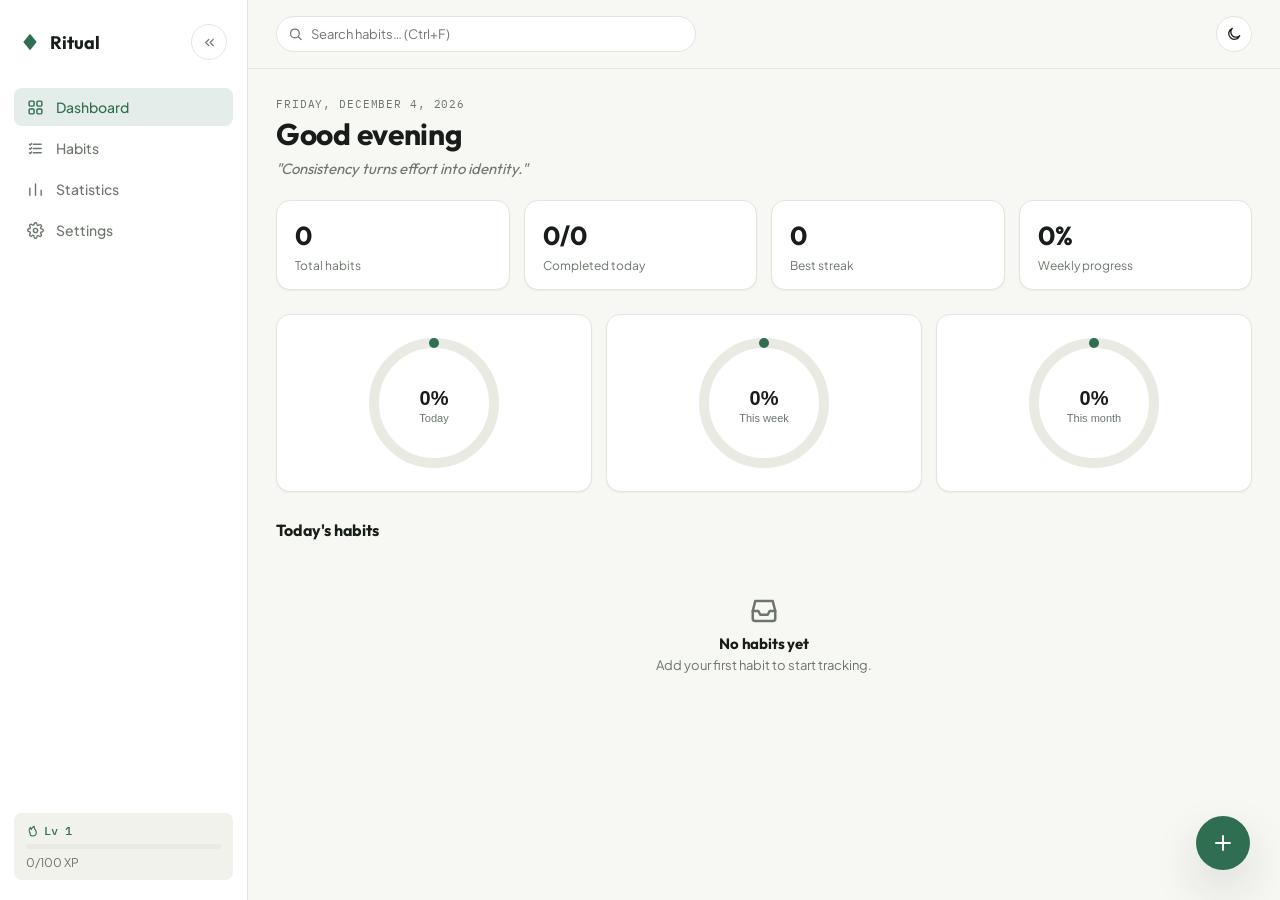
<file: index.html>
<!DOCTYPE html>
<html lang="en">
<head>
<meta charset="UTF-8">
<meta name="viewport" content="width=device-width, initial-scale=1.0, viewport-fit=cover">
<title>Ritual — Habit Tracker</title>

<!-- PWA: manifest + theme -->
<link rel="manifest" href="manifest.json">
<meta name="theme-color" content="#2f6e51">
<meta name="description" content="A calm, focused habit tracker to help you build rituals that stick.">

<!-- PWA: icons -->
<link rel="icon" type="image/x-icon" href="favicon.ico">
<link rel="icon" type="image/png" sizes="192x192" href="assets/icons/icon-192.png">
<link rel="apple-touch-icon" href="assets/icons/apple-touch-icon.png">

<!-- PWA: iOS standalone support -->
<meta name="apple-mobile-web-app-capable" content="yes">
<meta name="apple-mobile-web-app-status-bar-style" content="black-translucent">
<meta name="apple-mobile-web-app-title" content="Ritual">

<link rel="preconnect" href="https://fonts.googleapis.com">
<link rel="preconnect" href="https://fonts.gstatic.com" crossorigin>
<link href="https://fonts.googleapis.com/css2?family=Outfit:wght@400;500;600;700&family=Plus+Jakarta+Sans:wght@400;500;600&family=IBM+Plex+Mono:wght@400;500&display=swap" rel="stylesheet">
<link rel="stylesheet" href="css/style.css">
</head>
<body>
<div class="app">
  <aside class="sidebar">
    <div class="brand">
      <span class="brand-mark"><svg width="20" height="20" viewBox="0 0 24 24" fill="currentColor"><path d="M12 2 L20 12 L12 22 L4 12 Z"/></svg></span>
      <span class="brand-name">Ritual</span>
      <button class="icon-btn sidebar-collapse-btn" id="sidebarToggle" aria-label="Collapse sidebar"></button>
    </div>
    <nav id="sidebarNav" class="sidebar-nav"></nav>
    <div class="sidebar-footer">
      <div id="sidebarLevel" class="level-widget"></div>
    </div>
  </aside>

  <main class="main">
    <header class="topbar">
      <div class="search-wrap">
        <span class="search-icon"></span>
        <input type="text" id="globalSearch" placeholder="Search habits… (Ctrl+F)">
      </div>
      <button class="install-btn hidden" id="installBtn" aria-label="Install app">
        <svg width="15" height="15" viewBox="0 0 24 24" fill="none" stroke="currentColor" stroke-width="2" stroke-linecap="round" stroke-linejoin="round"><path d="M12 3v13"/><path d="m7 11 5 5 5-5"/><path d="M5 21h14"/></svg>
        <span>Install App</span>
      </button>
      <button class="icon-btn" id="themeToggle" aria-label="Toggle dark mode"></button>
    </header>
    <div class="content" id="mainContent"></div>
  </main>

  <button class="fab" id="fabAdd" aria-label="Add new habit"></button>
</div>

<div class="modal-overlay" id="modalOverlay">
  <div class="modal-box" id="modalBox"></div>
</div>

<div id="toastContainer" class="toast-container"></div>
<canvas id="confettiCanvas" class="confetti-canvas"></canvas>

<script src="js/icons.js"></script>
<script src="js/storage.js"></script>
<script src="js/theme.js"></script>
<script src="js/dateutils.js"></script>
<script src="js/statistics.js"></script>
<script src="js/ui.js"></script>
<script src="js/app.js"></script>
<script src="js/pwa.js"></script>
</body>
</html>
</file>
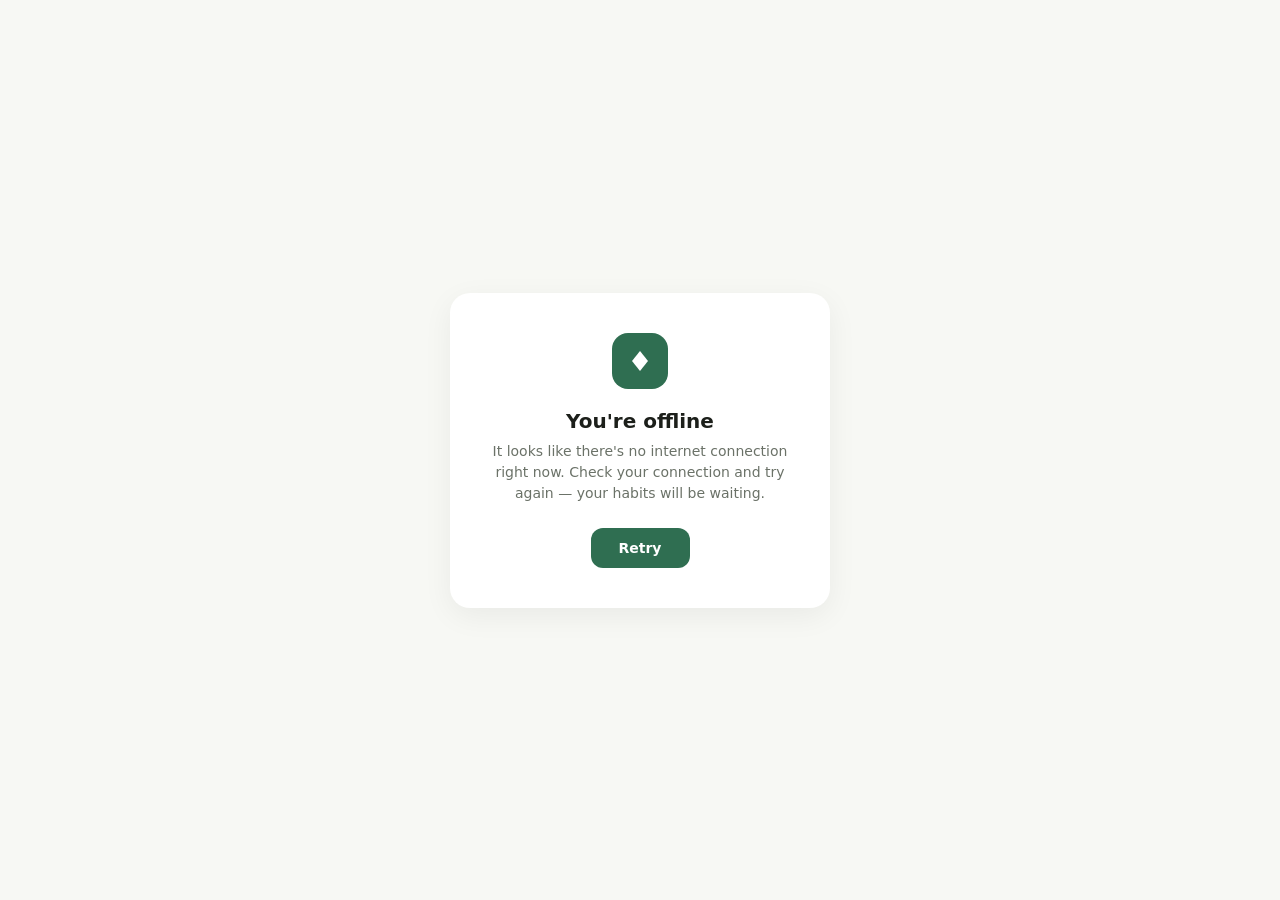
<file: offline.html>
<!DOCTYPE html>
<html lang="en">
<head>
<meta charset="UTF-8">
<meta name="viewport" content="width=device-width, initial-scale=1.0">
<meta name="theme-color" content="#2f6e51">
<title>You're offline — Ritual</title>
<style>
  :root {
    --bg: #f7f8f4;
    --surface: #ffffff;
    --accent: #2f6e51;
    --text: #1c1f1a;
    --text-muted: #6b7268;
  }
  @media (prefers-color-scheme: dark) {
    :root {
      --bg: #10130f;
      --surface: #171b15;
      --text: #eef1ea;
      --text-muted: #98a092;
    }
  }
  * { box-sizing: border-box; }
  html, body {
    height: 100%;
    margin: 0;
  }
  body {
    display: flex;
    align-items: center;
    justify-content: center;
    background: var(--bg);
    color: var(--text);
    font-family: 'Outfit', 'Plus Jakarta Sans', system-ui, -apple-system, sans-serif;
    padding: 24px;
  }
  .card {
    max-width: 380px;
    width: 100%;
    text-align: center;
    background: var(--surface);
    border-radius: 20px;
    padding: 40px 32px;
    box-shadow: 0 8px 30px rgba(0,0,0,0.06);
  }
  .mark {
    width: 56px;
    height: 56px;
    margin: 0 auto 20px;
    display: flex;
    align-items: center;
    justify-content: center;
    background: var(--accent);
    border-radius: 16px;
    color: #fff;
  }
  h1 {
    font-size: 20px;
    font-weight: 600;
    margin: 0 0 8px;
  }
  p {
    font-size: 14px;
    color: var(--text-muted);
    line-height: 1.5;
    margin: 0 0 24px;
  }
  button {
    appearance: none;
    border: none;
    background: var(--accent);
    color: #fff;
    font-size: 14px;
    font-weight: 600;
    font-family: inherit;
    padding: 12px 28px;
    border-radius: 12px;
    cursor: pointer;
    transition: opacity 0.15s ease, transform 0.15s ease;
  }
  button:hover { opacity: 0.9; transform: translateY(-1px); }
  button:active { transform: translateY(0); }
</style>
</head>
<body>
  <div class="card">
    <div class="mark">
      <svg width="24" height="24" viewBox="0 0 24 24" fill="currentColor"><path d="M12 2 L20 12 L12 22 L4 12 Z"/></svg>
    </div>
    <h1>You're offline</h1>
    <p>It looks like there's no internet connection right now. Check your connection and try again — your habits will be waiting.</p>
    <button id="retryBtn">Retry</button>
  </div>

  <script>
    document.getElementById('retryBtn').addEventListener('click', () => {
      window.location.reload();
    });
    // Auto-retry once the browser detects the connection is back
    window.addEventListener('online', () => window.location.reload());
  </script>
</body>
</html>
</file>
<file: css/style.css>
:root {
  --bg: #f7f8f4;
  --surface: #ffffff;
  --surface-2: #f1f2ec;
  --text: #191d19;
  --text-muted: #6c766c;
  --border: #e3e6dd;
  --track: #e9ebe3;
  --accent: #2f6e51;
  --danger: #b3452f;
  --radius-sm: 8px;
  --radius-md: 14px;
  --radius-lg: 22px;
  --shadow-sm: 0 1px 2px rgba(20, 30, 20, 0.06);
  --shadow-md: 0 8px 24px rgba(20, 30, 20, 0.08);
  --shadow-lg: 0 20px 48px rgba(20, 30, 20, 0.14);
  --speed-mult: 1;
  --font-display: 'Outfit', sans-serif;
  --font-body: 'Plus Jakarta Sans', sans-serif;
  --font-mono: 'IBM Plex Mono', monospace;
}

[data-theme="dark"] {
  --bg: #10130f;
  --surface: #171b15;
  --surface-2: #1d221b;
  --text: #edefe9;
  --text-muted: #8b9389;
  --border: #262c22;
  --track: #232922;
  --shadow-sm: 0 1px 2px rgba(0, 0, 0, 0.3);
  --shadow-md: 0 8px 24px rgba(0, 0, 0, 0.35);
  --shadow-lg: 0 20px 48px rgba(0, 0, 0, 0.5);
}

* { box-sizing: border-box; }

html, body {
  margin: 0;
  padding: 0;
  background: var(--bg);
  color: var(--text);
  font-family: var(--font-body);
  -webkit-font-smoothing: antialiased;
}

@media (prefers-reduced-motion: reduce) {
  * { animation-duration: 0.001ms !important; transition-duration: 0.001ms !important; }
}

button, input, select, textarea {
  font-family: inherit;
  color: inherit;
}

.icon {
  display: block;
  flex-shrink: 0;
}

svg {
  display: block;
}

button {
  cursor: pointer;
  border: none;
  background: none;
}

:focus-visible {
  outline: 2px solid var(--accent);
  outline-offset: 2px;
  border-radius: 6px;
}

h1, h2, h3 {
  font-family: var(--font-display);
  margin: 0;
  letter-spacing: -0.01em;
}

.app {
  display: grid;
  grid-template-columns: 248px 1fr;
  min-height: 100vh;
  transition: grid-template-columns calc(0.25s * var(--speed-mult)) ease;
}

.app.sidebar-collapsed {
  grid-template-columns: 76px 1fr;
}

.app.sidebar-collapsed .brand-name,
.app.sidebar-collapsed .nav-label,
.app.sidebar-collapsed .level-widget {
  display: none;
}

.sidebar {
  background: var(--surface);
  border-right: 1px solid var(--border);
  padding: 20px 14px;
  display: flex;
  flex-direction: column;
  gap: 18px;
}

.brand {
  display: flex;
  align-items: center;
  gap: 10px;
  padding: 4px 6px 10px;
}

.brand-mark {
  color: var(--accent);
  display: flex;
  align-items: center;
}

.brand-name {
  font-family: var(--font-display);
  font-weight: 700;
  font-size: 18px;
  flex: 1;
}

.sidebar-collapse-btn {
  font-size: 14px;
  color: var(--text-muted);
  padding: 4px;
  border-radius: 6px;
}
.sidebar-collapse-btn:hover { background: var(--surface-2); }

.sidebar-nav {
  display: flex;
  flex-direction: column;
  gap: 3px;
}

.nav-item {
  display: flex;
  align-items: center;
  gap: 12px;
  padding: 10px 12px;
  border-radius: var(--radius-sm);
  font-size: 14px;
  font-weight: 500;
  color: var(--text-muted);
  transition: background calc(0.15s * var(--speed-mult)), color calc(0.15s * var(--speed-mult));
  text-align: left;
}

.nav-item:hover { background: var(--surface-2); color: var(--text); }

.nav-item.active {
  background: color-mix(in srgb, var(--accent) 12%, transparent);
  color: var(--accent);
}

.nav-icon { width: 18px; display: flex; align-items: center; justify-content: center; }

.sidebar-footer { margin-top: auto; }

.level-widget {
  background: var(--surface-2);
  border-radius: var(--radius-sm);
  padding: 10px 12px;
  font-size: 12px;
  display: flex;
  flex-direction: column;
  gap: 6px;
}

.level-badge {
  font-family: var(--font-mono);
  font-weight: 500;
  color: var(--accent);
  display: flex;
  align-items: center;
  gap: 5px;
}

.xp-track {
  height: 5px;
  background: var(--track);
  border-radius: 4px;
  overflow: hidden;
}

.xp-fill {
  height: 100%;
  background: var(--accent);
  transition: width calc(0.4s * var(--speed-mult)) ease;
}

.xp-label { color: var(--text-muted); }

.main { display: flex; flex-direction: column; min-width: 0; }

.topbar {
  display: flex;
  align-items: center;
  justify-content: space-between;
  gap: 16px;
  padding: 16px 28px;
  border-bottom: 1px solid var(--border);
  position: sticky;
  top: 0;
  background: var(--bg);
  z-index: 10;
}

.search-wrap {
  position: relative;
  flex: 1;
  max-width: 420px;
}

.search-icon {
  position: absolute;
  left: 12px;
  top: 50%;
  transform: translateY(-50%);
  color: var(--text-muted);
  display: flex;
  align-items: center;
  pointer-events: none;
}

.search-wrap input {
  width: 100%;
  padding: 9px 12px 9px 34px;
  border-radius: 999px;
  border: 1px solid var(--border);
  background: var(--surface);
  font-size: 13px;
}

.icon-btn {
  width: 36px;
  height: 36px;
  border-radius: 50%;
  background: var(--surface);
  border: 1px solid var(--border);
  font-size: 15px;
  display: flex;
  align-items: center;
  justify-content: center;
  transition: transform calc(0.15s * var(--speed-mult));
}

.icon-btn:hover { transform: translateY(-1px); background: var(--surface-2); }

.content {
  padding: 28px;
  max-width: 1180px;
  width: 100%;
  margin: 0 auto;
}

.view-header {
  display: flex;
  align-items: flex-end;
  justify-content: space-between;
  margin-bottom: 6px;
  gap: 12px;
  flex-wrap: wrap;
}

.eyebrow {
  font-family: var(--font-mono);
  font-size: 11px;
  text-transform: uppercase;
  letter-spacing: 0.08em;
  color: var(--text-muted);
  margin: 0 0 4px;
}

.view-header h1 { font-size: 30px; font-weight: 700; }

.quote {
  font-family: var(--font-display);
  font-style: italic;
  font-size: 15px;
  color: var(--text-muted);
  margin: 4px 0 22px;
}

.card-grid {
  display: grid;
  grid-template-columns: repeat(4, 1fr);
  gap: 14px;
  margin-bottom: 24px;
}

.stat-card {
  background: var(--surface);
  border: 1px solid var(--border);
  border-radius: var(--radius-md);
  padding: 18px 18px 16px;
  display: flex;
  flex-direction: column;
  gap: 6px;
  box-shadow: var(--shadow-sm);
  transition: box-shadow calc(0.2s * var(--speed-mult)), transform calc(0.2s * var(--speed-mult));
}

.stat-card:hover { box-shadow: var(--shadow-md); transform: translateY(-2px); }

.stat-value {
  font-family: var(--font-display);
  font-size: 26px;
  font-weight: 700;
}

.stat-label {
  font-size: 12px;
  color: var(--text-muted);
}

.ring-grid {
  display: grid;
  grid-template-columns: repeat(3, 1fr);
  gap: 14px;
  margin-bottom: 28px;
}

.ring-card {
  background: var(--surface);
  border: 1px solid var(--border);
  border-radius: var(--radius-md);
  display: flex;
  align-items: center;
  justify-content: center;
  padding: 18px;
  box-shadow: var(--shadow-sm);
}

.ring-card canvas { width: 140px; height: 140px; }

.section-title {
  font-size: 16px;
  margin: 26px 0 12px;
}

.today-list, .rank-list {
  display: flex;
  flex-direction: column;
  gap: 8px;
}

.today-row, .rank-row {
  display: flex;
  align-items: center;
  gap: 12px;
  background: var(--surface);
  border: 1px solid var(--border);
  border-radius: var(--radius-sm);
  padding: 10px 14px;
  transition: background calc(0.2s * var(--speed-mult));
}

.today-row.done { background: color-mix(in srgb, var(--accent) 6%, var(--surface)); }

.check-circle, .cell-check {
  --habit-color: var(--accent);
  width: 22px;
  height: 22px;
  border-radius: 50%;
  border: 2px solid var(--habit-color);
  background: transparent;
  flex-shrink: 0;
  transition: transform calc(0.15s * var(--speed-mult)), background calc(0.15s * var(--speed-mult));
  position: relative;
  display: flex;
  align-items: center;
  justify-content: center;
  color: #fff;
}

.check-circle.checked, .cell-check.checked {
  background: var(--habit-color);
}

.check-circle:active, .cell-check:active { transform: scale(0.85); }

.today-icon { display: flex; align-items: center; }
.today-name { flex: 1; font-size: 13.5px; font-weight: 500; }
.today-streak { font-family: var(--font-mono); font-size: 11px; color: var(--text-muted); display: flex; align-items: center; gap: 4px; }

.rank-pos {
  font-family: var(--font-mono);
  font-size: 12px;
  color: var(--text-muted);
  width: 18px;
}

.rank-badge {
  margin-left: auto;
  font-family: var(--font-mono);
  font-size: 11px;
  color: var(--text-muted);
}

.toolbar {
  display: flex;
  gap: 10px;
  margin: 14px 0 16px;
}

.toolbar select, .settings-row select, .settings-row input[type="time"] {
  padding: 8px 10px;
  border-radius: var(--radius-sm);
  border: 1px solid var(--border);
  background: var(--surface);
  font-size: 13px;
}

.table-wrap {
  overflow-x: auto;
  border: 1px solid var(--border);
  border-radius: var(--radius-md);
  background: var(--surface);
  box-shadow: var(--shadow-sm);
}

.habit-table {
  border-collapse: collapse;
  width: 100%;
  font-family: var(--font-mono);
  font-size: 12px;
}

.habit-table th, .habit-table td {
  padding: 8px 6px;
  text-align: center;
  border-bottom: 1px solid var(--border);
  white-space: nowrap;
}

.habit-table thead th {
  color: var(--text-muted);
  font-weight: 500;
  position: sticky;
  top: 0;
  background: var(--surface);
  z-index: 2;
}

.today-col { color: var(--accent); font-weight: 700; }

.sticky-col {
  position: sticky;
  left: 0;
  background: var(--surface);
  text-align: left;
  z-index: 3;
  min-width: 220px;
}

.habit-cell {
  display: flex;
  align-items: center;
  gap: 8px;
  font-family: var(--font-body);
  position: relative;
}

.habit-icon { display: flex; align-items: center; }
.habit-name { font-weight: 500; font-size: 13px; }

.row-actions {
  margin-left: auto;
  display: none;
  gap: 4px;
}

tr:hover .row-actions, tr:focus-within .row-actions { display: flex; }

.row-actions button {
  width: 24px;
  height: 24px;
  border-radius: 6px;
  background: var(--surface-2);
  color: var(--text-muted);
  display: flex;
  align-items: center;
  justify-content: center;
}
.row-actions button:hover { background: var(--track); color: var(--text); }
.row-actions button.active-action { color: var(--accent); }

.streak-cell { font-weight: 600; display: flex; align-items: center; justify-content: center; gap: 4px; }

.btn-primary, .btn-ghost, .btn-danger {
  padding: 9px 16px;
  border-radius: 999px;
  font-size: 13px;
  font-weight: 600;
  transition: transform calc(0.15s * var(--speed-mult)), opacity calc(0.15s * var(--speed-mult));
}

.btn-primary { background: var(--accent); color: #fff; }
.btn-primary:hover { transform: translateY(-1px); opacity: 0.92; }

.btn-ghost {
  background: var(--surface);
  border: 1px solid var(--border);
  color: var(--text);
  display: inline-block;
}
.btn-ghost:hover { background: var(--surface-2); }

.btn-danger { background: var(--danger); color: #fff; }
.btn-danger:hover { opacity: 0.9; }

.file-label { cursor: pointer; margin: 4px 0; }

.fab {
  position: fixed;
  right: 30px;
  bottom: 30px;
  width: 54px;
  height: 54px;
  border-radius: 50%;
  background: var(--accent);
  color: #fff;
  font-size: 26px;
  display: flex;
  align-items: center;
  justify-content: center;
  box-shadow: var(--shadow-lg);
  transition: transform calc(0.2s * var(--speed-mult));
}
.fab:hover { transform: scale(1.08) rotate(90deg); }

.modal-overlay {
  position: fixed;
  inset: 0;
  background: rgba(10, 14, 10, 0.45);
  backdrop-filter: blur(4px);
  display: flex;
  align-items: center;
  justify-content: center;
  opacity: 0;
  pointer-events: none;
  transition: opacity calc(0.2s * var(--speed-mult));
  z-index: 100;
}

.modal-overlay.visible { opacity: 1; pointer-events: auto; }

.modal-box {
  background: var(--surface);
  border-radius: var(--radius-lg);
  padding: 26px;
  width: 92%;
  max-width: 480px;
  max-height: 86vh;
  overflow-y: auto;
  box-shadow: var(--shadow-lg);
  transform: translateY(8px) scale(0.98);
  transition: transform calc(0.2s * var(--speed-mult));
}

.modal-overlay.visible .modal-box { transform: translateY(0) scale(1); }

.form-grid {
  display: grid;
  grid-template-columns: 1fr 1fr;
  gap: 12px;
  margin: 18px 0;
}

.form-grid label {
  display: flex;
  flex-direction: column;
  gap: 5px;
  font-size: 12px;
  color: var(--text-muted);
  font-weight: 500;
}

.form-grid label.full { grid-column: 1 / -1; }

.form-grid input, .form-grid select, .form-grid textarea {
  padding: 9px 10px;
  border-radius: var(--radius-sm);
  border: 1px solid var(--border);
  background: var(--bg);
  font-size: 13.5px;
  color: var(--text);
}

.form-grid textarea { min-height: 60px; resize: vertical; }

.icon-picker {
  display: flex;
  flex-wrap: wrap;
  gap: 5px;
}

.icon-opt {
  width: 36px;
  height: 36px;
  border-radius: 8px;
  border: 1px solid var(--border);
  background: var(--bg);
  color: var(--text-muted);
  display: flex;
  align-items: center;
  justify-content: center;
}

.icon-opt.selected { border-color: var(--accent); color: var(--accent); background: color-mix(in srgb, var(--accent) 15%, transparent); }

.modal-actions {
  display: flex;
  justify-content: flex-end;
  gap: 10px;
  margin-top: 6px;
}

.chart-grid {
  display: grid;
  grid-template-columns: 1fr 1fr;
  gap: 14px;
}

.chart-card {
  background: var(--surface);
  border: 1px solid var(--border);
  border-radius: var(--radius-md);
  padding: 16px;
  box-shadow: var(--shadow-sm);
}

.chart-card h3 { font-size: 13px; margin-bottom: 10px; color: var(--text-muted); font-weight: 500; }

.legend { display: flex; flex-wrap: wrap; gap: 8px; margin-top: 10px; }
.legend-item { display: flex; align-items: center; gap: 5px; font-size: 11px; color: var(--text-muted); }
.legend-item i { width: 9px; height: 9px; border-radius: 3px; display: inline-block; }

.heatmap-scroll { overflow-x: auto; }

.settings-grid {
  display: grid;
  grid-template-columns: 1fr 1fr;
  gap: 14px;
  margin-top: 16px;
}

.settings-card {
  background: var(--surface);
  border: 1px solid var(--border);
  border-radius: var(--radius-md);
  padding: 18px;
  box-shadow: var(--shadow-sm);
  display: flex;
  flex-direction: column;
  gap: 10px;
}

.settings-card h3 { font-size: 14px; margin-bottom: 4px; }

.settings-row {
  display: flex;
  align-items: center;
  justify-content: space-between;
  font-size: 13px;
  gap: 10px;
}

.category-list { display: flex; flex-wrap: wrap; gap: 6px; }

.cat-pill {
  font-size: 11px;
  padding: 5px 10px;
  border-radius: 999px;
  background: color-mix(in srgb, var(--pill-color) 16%, transparent);
  color: var(--pill-color);
  font-weight: 600;
}

.new-category-row { display: flex; gap: 6px; margin-top: 4px; }
.new-category-row input[type="text"] {
  flex: 1;
  padding: 8px 10px;
  border-radius: var(--radius-sm);
  border: 1px solid var(--border);
  background: var(--bg);
}

.empty-state {
  text-align: center;
  padding: 44px 20px;
  color: var(--text-muted);
}
.empty-icon { color: var(--text-muted); display: flex; align-items: center; justify-content: center; margin-bottom: 8px; }
.empty-state h3 { color: var(--text); font-size: 15px; margin-bottom: 4px; }
.empty-state p { font-size: 13px; margin: 0; }

.toast-container {
  position: fixed;
  bottom: 26px;
  left: 50%;
  transform: translateX(-50%);
  display: flex;
  flex-direction: column;
  gap: 8px;
  z-index: 200;
}

.toast {
  background: var(--text);
  color: var(--bg);
  padding: 10px 18px;
  border-radius: 999px;
  font-size: 13px;
  opacity: 0;
  transform: translateY(10px);
  transition: opacity calc(0.25s * var(--speed-mult)), transform calc(0.25s * var(--speed-mult));
  box-shadow: var(--shadow-md);
}

.toast.visible { opacity: 1; transform: translateY(0); }

.confetti-canvas {
  position: fixed;
  inset: 0;
  pointer-events: none;
  display: none;
  z-index: 300;
}
.confetti-canvas.visible { display: block; }

/* Touch devices can't hover — always reveal row actions so CRUD stays reachable */
@media (hover: none) {
  .row-actions { display: flex; }
}

@media (max-width: 880px) {
  .app { grid-template-columns: 1fr; }
  .sidebar {
    position: fixed;
    left: 0; bottom: 0; top: auto;
    width: 100%;
    flex-direction: row;
    align-items: center;
    padding: 6px max(10px, env(safe-area-inset-left)) calc(6px + env(safe-area-inset-bottom)) max(10px, env(safe-area-inset-right));
    z-index: 50;
    border-right: none;
    border-top: 1px solid var(--border);
  }
  .brand, .sidebar-footer { display: none; }
  .sidebar-nav { flex-direction: row; flex: 1; justify-content: space-around; }
  .nav-item { flex-direction: column; gap: 3px; padding: 6px 8px; }
  .nav-label { display: block; font-size: 10px; }
  .content { padding: 18px; padding-bottom: 96px; }
  .card-grid, .ring-grid, .chart-grid, .settings-grid { grid-template-columns: 1fr 1fr; }
  .fab { bottom: calc(84px + env(safe-area-inset-bottom)); }
  .topbar { padding: 12px 16px; }
}

@media (max-width: 640px) {
  .content { padding: 14px; padding-bottom: 96px; }
  .view-header { align-items: flex-start; flex-direction: column; gap: 10px; }
  .view-header .btn-primary { width: 100%; text-align: center; }
  .topbar { padding: 10px 12px; gap: 10px; }
  .search-wrap { max-width: none; }
  .card-grid, .ring-grid, .form-grid, .chart-grid, .settings-grid { grid-template-columns: 1fr 1fr; gap: 10px; }
  .ring-card canvas { width: 100px; height: 100px; }
  .ring-card { padding: 10px; }
  .toolbar { flex-direction: column; }
  .toolbar select { width: 100%; }
  .modal-box { padding: 18px; width: 94%; max-height: 90vh; }
  .fab { right: 18px; width: 50px; height: 50px; }
  .row-actions button { width: 30px; height: 30px; }
  .icon-btn { width: 38px; height: 38px; }
}

@media (max-width: 480px) {
  .card-grid, .ring-grid, .chart-grid, .settings-grid, .form-grid { grid-template-columns: 1fr; }
  .view-header h1 { font-size: 22px; }
  .stat-card { flex-direction: row; align-items: baseline; justify-content: space-between; padding: 14px 16px; }
  .habit-table { font-size: 11px; }
  .habit-table th, .habit-table td { padding: 7px 5px; }
  .sticky-col { min-width: 160px; }
  .search-wrap input { font-size: 16px; } /* prevents iOS zoom-on-focus */
  .form-grid input, .form-grid select, .form-grid textarea { font-size: 16px; }
  .nav-item { padding: 5px 6px; }
  .nav-label { font-size: 9px; }
}

@media (max-width: 360px) {
  .content { padding: 10px; padding-bottom: 92px; }
  .brand-name { font-size: 16px; }
  .view-header h1 { font-size: 19px; }
  .eyebrow { font-size: 10px; }
  .icon-picker { justify-content: center; }
  .modal-box { padding: 14px; }
  .today-row, .rank-row { padding: 9px 10px; gap: 9px; }
  .today-streak { display: none; }
}

/* ---------- PWA: Install App button ---------- */
.install-btn {
  display: flex;
  align-items: center;
  gap: 6px;
  padding: 8px 14px;
  border-radius: 999px;
  border: none;
  background: var(--accent);
  color: #fff;
  font-family: inherit;
  font-size: 13px;
  font-weight: 600;
  cursor: pointer;
  white-space: nowrap;
  transition: transform calc(0.15s * var(--speed-mult)) ease, opacity calc(0.15s * var(--speed-mult)) ease, box-shadow calc(0.15s * var(--speed-mult)) ease;
  box-shadow: 0 2px 10px color-mix(in srgb, var(--accent) 35%, transparent);
}

.install-btn:hover { transform: translateY(-1px); opacity: 0.92; }
.install-btn:active { transform: translateY(0); }

.install-btn.hidden { display: none; }

@media (max-width: 640px) {
  .install-btn span { display: none; }
  .install-btn { padding: 9px; border-radius: 50%; width: 36px; height: 36px; justify-content: center; }
}

/* ---------- PWA: Update-available toast ---------- */
.pwa-update-toast {
  position: fixed;
  left: 50%;
  bottom: 24px;
  transform: translateX(-50%) translateY(120%);
  display: flex;
  align-items: center;
  gap: 12px;
  background: var(--surface);
  border: 1px solid var(--border);
  color: var(--text);
  padding: 12px 14px 12px 18px;
  border-radius: 14px;
  box-shadow: 0 10px 30px rgba(0,0,0,0.15);
  z-index: 999;
  font-size: 13px;
  transition: transform calc(0.25s * var(--speed-mult)) ease;
}

.pwa-update-toast.visible { transform: translateX(-50%) translateY(0); }

.pwa-update-toast button {
  appearance: none;
  border: none;
  background: var(--accent);
  color: #fff;
  font-family: inherit;
  font-size: 12px;
  font-weight: 600;
  padding: 7px 14px;
  border-radius: 8px;
  cursor: pointer;
}
</file>
